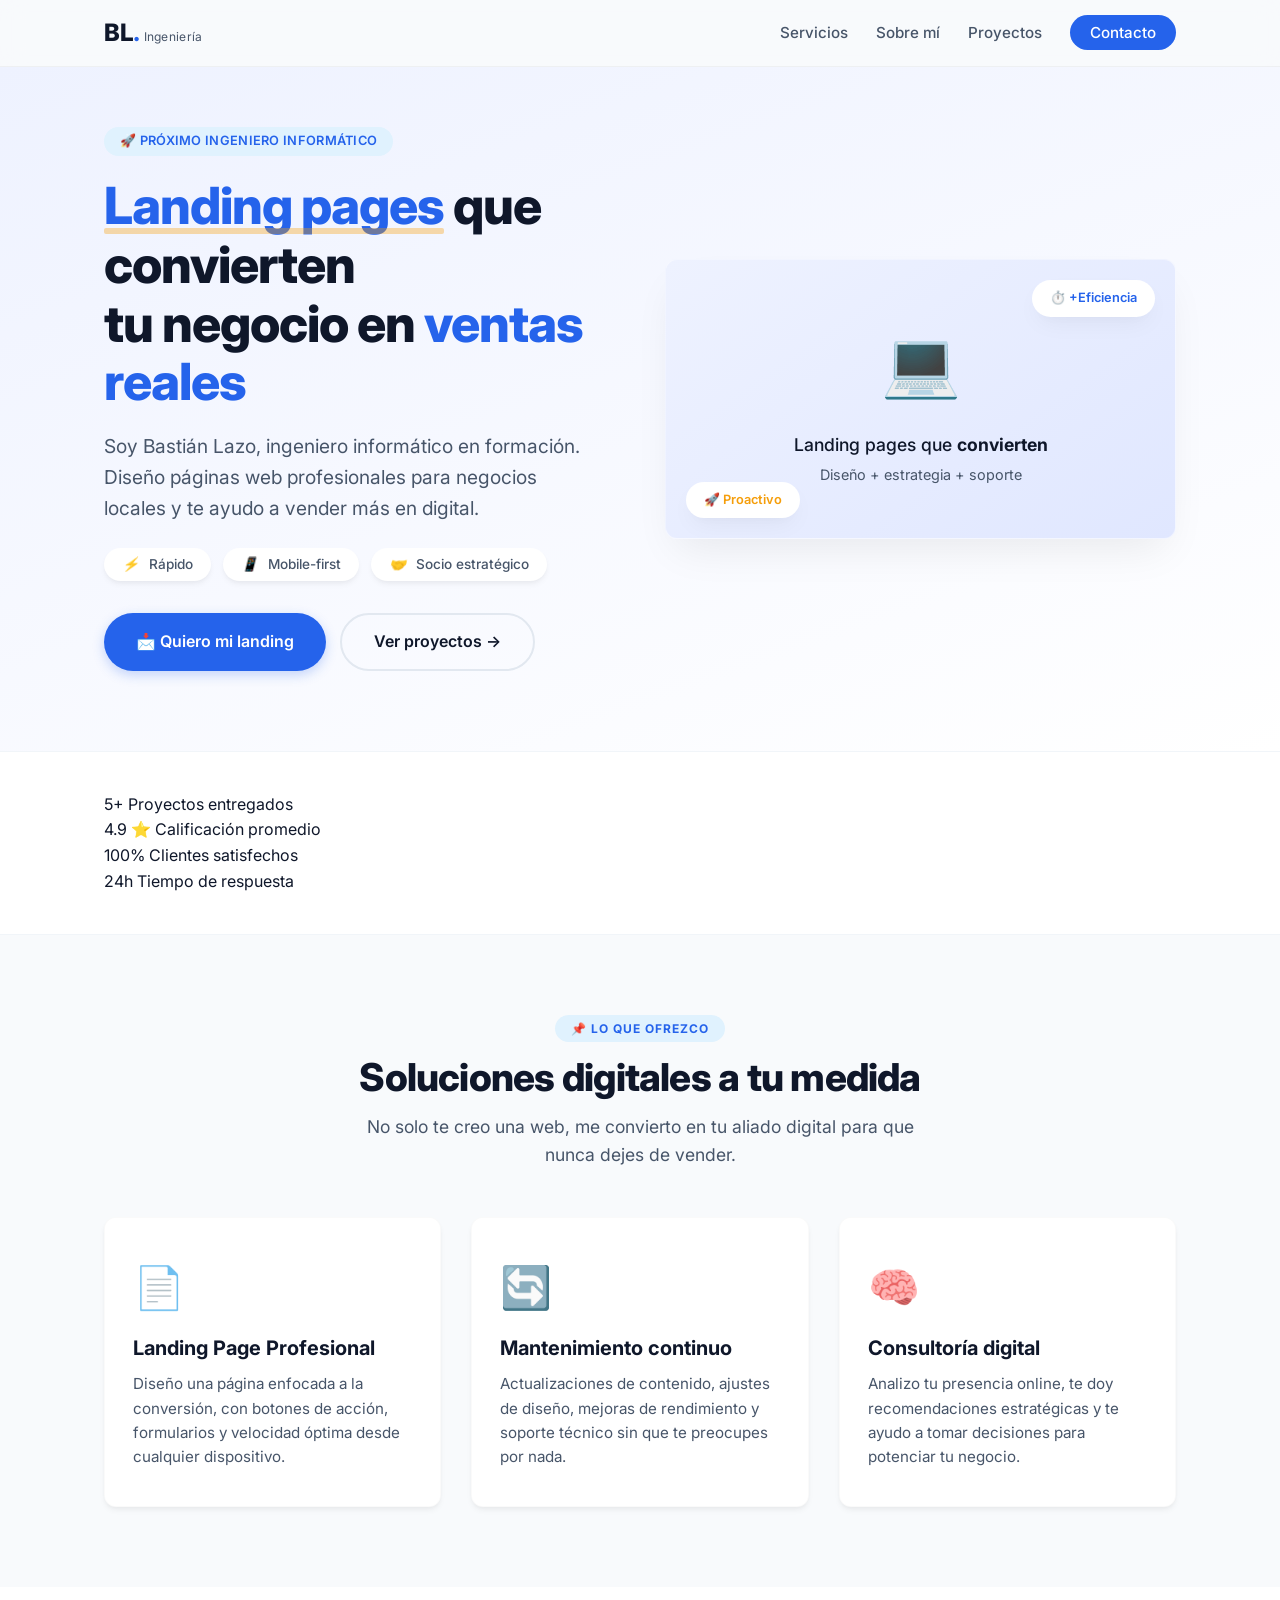
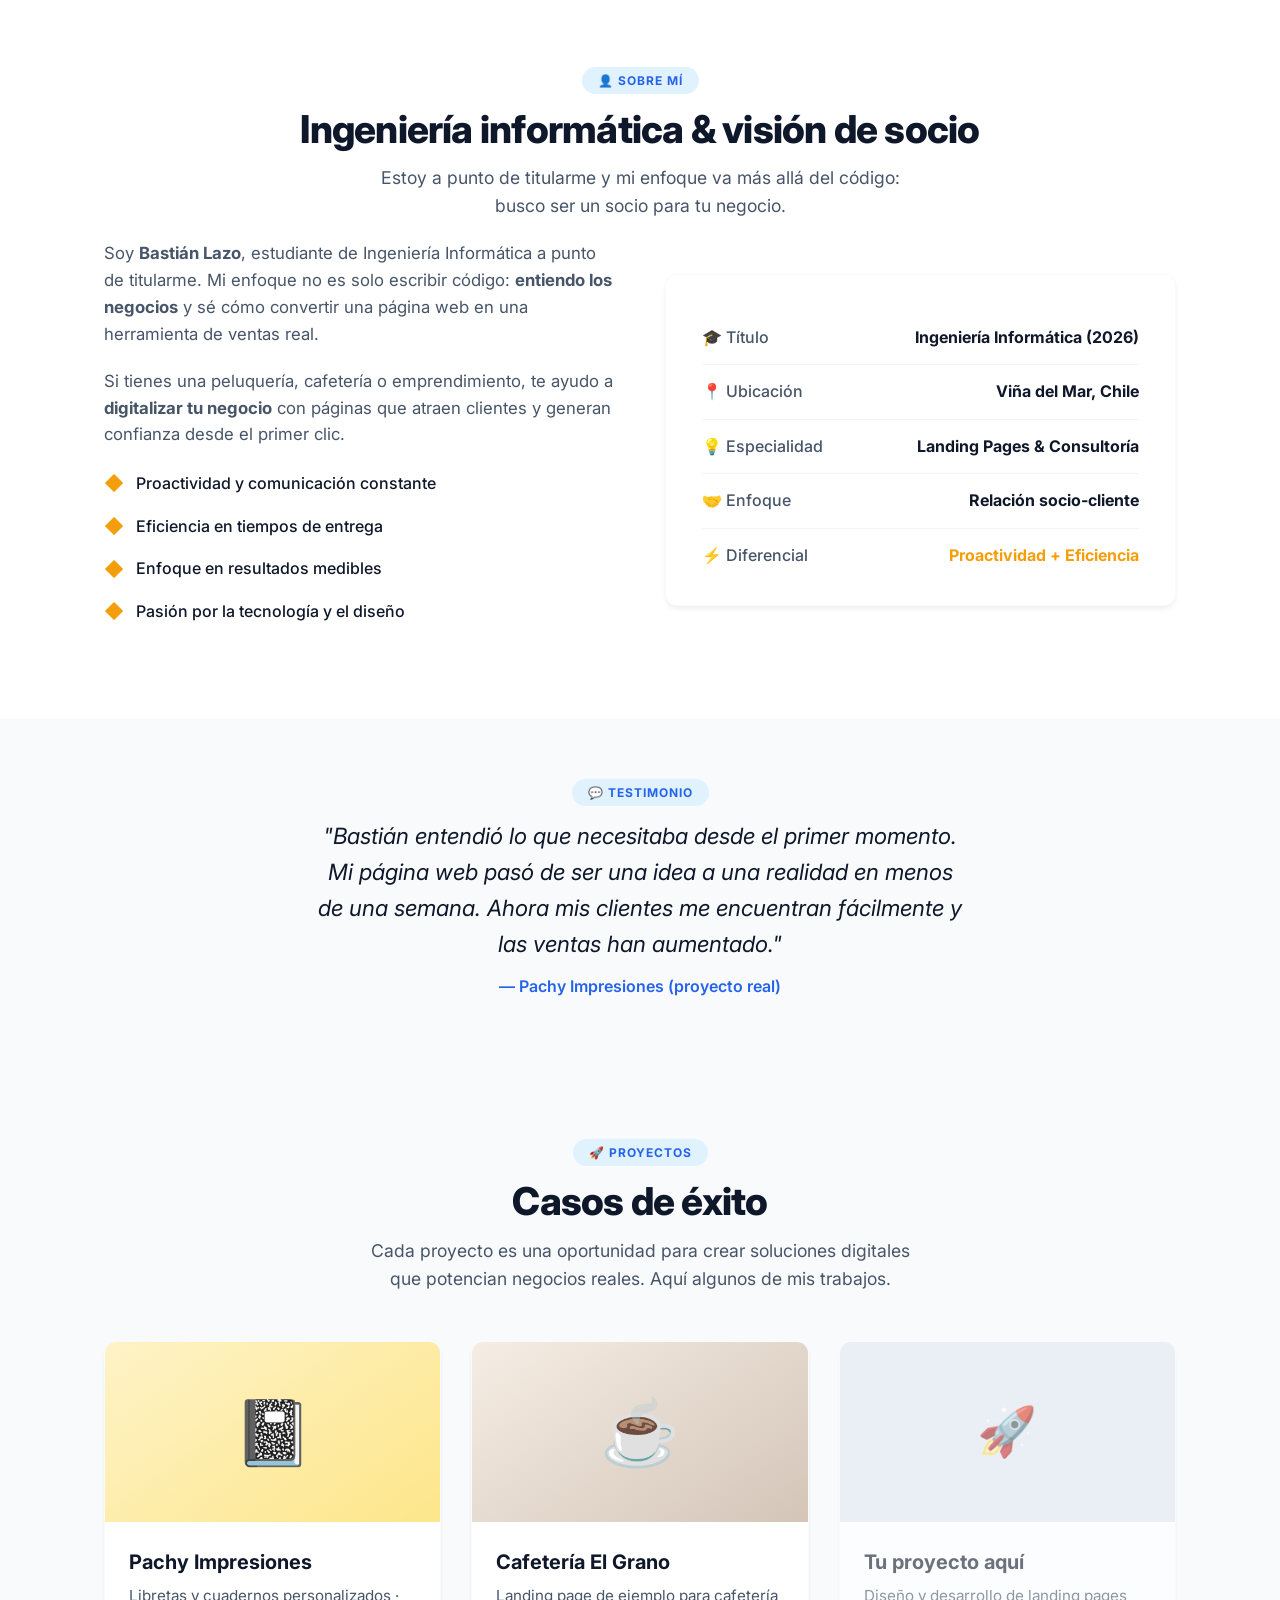
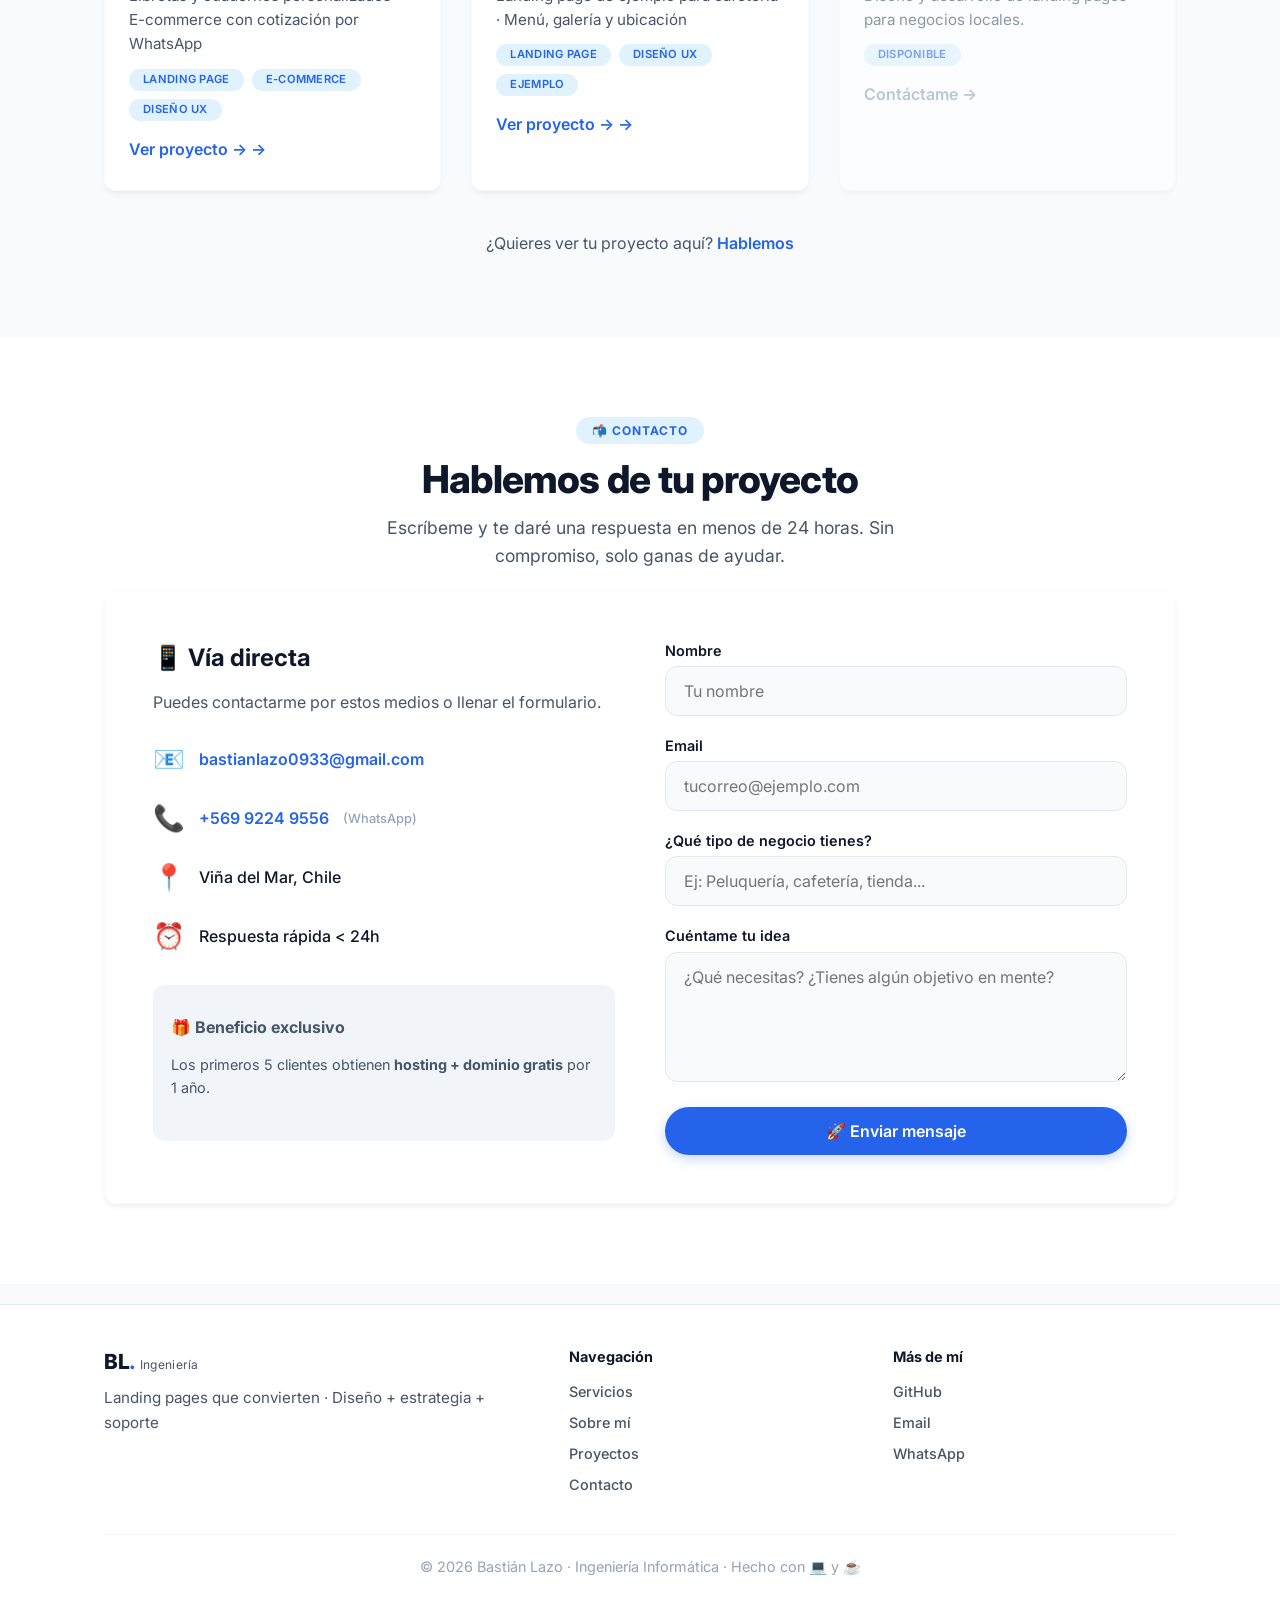
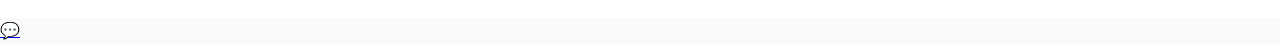
<file: index.html>
<!DOCTYPE html>
<html lang="es">
<head>
    <meta charset="UTF-8" />
    <meta name="viewport" content="width=device-width, initial-scale=1.0" />
    <title>Bastián Lazo · Landing Pages & Consultoría Digital</title>
    <meta name="description" content="Landing pages profesionales para negocios. Diseño, desarrollo y consultoría digital para peluquerías, cafeterías y emprendimientos." />

    <!-- Open Graph / Redes Sociales -->
    <meta property="og:title" content="Bastián Lazo · Landing Pages que Convierten" />
    <meta property="og:description" content="Diseño landing pages profesionales para negocios locales. ¡Hablemos de tu proyecto!" />
    <meta property="og:url" content="https://bastianlazo.github.io/portfolio/" />
    <meta property="og:type" content="website" />
    <meta property="og:image" content="https://bastianlazo.github.io/portfolio/og-image.jpg" />

    <!-- Twitter Card -->
    <meta name="twitter:card" content="summary_large_image" />
    <meta name="twitter:title" content="Bastián Lazo · Landing Pages que Convierten" />
    <meta name="twitter:description" content="Diseño landing pages profesionales para negocios locales. ¡Hablemos de tu proyecto!" />

    <link rel="preconnect" href="https://fonts.googleapis.com" />
    <link rel="preconnect" href="https://fonts.gstatic.com" crossorigin />
    <link href="https://fonts.googleapis.com/css2?family=Inter:opsz,wght@14..32,300;14..32,400;14..32,600;14..32,700;14..32,800&display=swap" rel="stylesheet" />
    <link rel="stylesheet" href="style.css" />
</head>
<body>

    <!-- ===== HEADER ===== -->
    <header>
        <div class="container header-inner">
            <div class="logo">
                BL<span>.</span><small>Ingeniería</small>
            </div>
            <button class="hamburger" id="hamburger" aria-label="Abrir menú">
                <span></span><span></span><span></span>
            </button>
            <ul class="nav-links" id="navLinks">
                <li><a href="#servicios">Servicios</a></li>
                <li><a href="#sobre-mi">Sobre mí</a></li>
                <li><a href="#proyectos">Proyectos</a></li>
                <li><a href="#contacto" class="nav-cta">Contacto</a></li>
            </ul>
        </div>
    </header>

    <!-- ===== HERO ===== -->
    <section class="hero">
        <div class="container hero-grid">
            <div class="hero-content">
                <span class="hero-tag">🚀 Próximo Ingeniero Informático</span>
                <h1>
                    <span class="highlight">Landing pages</span> que convierten<br />
                    tu negocio en <span class="highlight">ventas reales</span>
                </h1>
                <p class="hero-sub">
                    Soy Bastián Lazo, ingeniero informático en formación. Diseño páginas web
                    profesionales para negocios locales y te ayudo a vender más en digital.
                </p>
                <div class="hero-badges">
                    <span><i>⚡</i> Rápido</span>
                    <span><i>📱</i> Mobile-first</span>
                    <span><i>🤝</i> Socio estratégico</span>
                </div>
                <div class="hero-actions">
                    <a href="#contacto" class="btn btn-primary">📩 Quiero mi landing</a>
                    <a href="#proyectos" class="btn btn-outline">Ver proyectos →</a>
                </div>
            </div>
            <div class="hero-visual">
                <span class="floating-badge top-right">⏱️ +Eficiencia</span>
                <span class="floating-badge bottom-left">🚀 Proactivo</span>
                <div class="emoji-big">💻</div>
                <p>Landing pages que <strong>convierten</strong></p>
                <div class="sub">Diseño + estrategia + soporte</div>
            </div>
        </div>
    </section>

    <!-- ===== MÉTRICAS (NUEVO) ===== -->
    <section style="background-color: #FFFFFF; padding: 40px 0; border-top: 1px solid #F1F5F9; border-bottom: 1px solid #F1F5F9;">
        <div class="container">
            <div class="metrics-grid">
                <div class="metric">
                    <span class="metric-number">5+</span>
                    <span class="metric-label">Proyectos entregados</span>
                </div>
                <div class="metric">
                    <span class="metric-number">4.9</span>
                    <span class="metric-label">⭐ Calificación promedio</span>
                </div>
                <div class="metric">
                    <span class="metric-number">100%</span>
                    <span class="metric-label">Clientes satisfechos</span>
                </div>
                <div class="metric">
                    <span class="metric-number">24h</span>
                    <span class="metric-label">Tiempo de respuesta</span>
                </div>
            </div>
        </div>
    </section>

    <!-- ===== SERVICIOS ===== -->
    <section id="servicios">
        <div class="container">
            <div class="text-center">
                <span class="section-label">📌 Lo que ofrezco</span>
                <h2 class="section-title">Soluciones digitales a tu medida</h2>
                <p class="section-sub mx-auto">
                    No solo te creo una web, me convierto en tu aliado digital para
                    que nunca dejes de vender.
                </p>
            </div>
            <div class="services-grid">
                <div class="service-card">
                    <span class="icon">📄</span>
                    <h3>Landing Page Profesional</h3>
                    <p>
                        Diseño una página enfocada a la conversión, con botones de acción,
                        formularios y velocidad óptima desde cualquier dispositivo.
                    </p>
                </div>
                <div class="service-card">
                    <span class="icon">🔄</span>
                    <h3>Mantenimiento continuo</h3>
                    <p>
                        Actualizaciones de contenido, ajustes de diseño, mejoras de
                        rendimiento y soporte técnico sin que te preocupes por nada.
                    </p>
                </div>
                <div class="service-card">
                    <span class="icon">🧠</span>
                    <h3>Consultoría digital</h3>
                    <p>
                        Analizo tu presencia online, te doy recomendaciones estratégicas
                        y te ayudo a tomar decisiones para potenciar tu negocio.
                    </p>
                </div>
            </div>
        </div>
    </section>

    <!-- ===== SOBRE MÍ (MEJORADO) ===== -->
    <section id="sobre-mi" style="background-color: #FFFFFF;">
        <div class="container">
            <div class="text-center">
                <span class="section-label">👤 Sobre mí</span>
                <h2 class="section-title">Ingeniería informática &amp; visión de socio</h2>
                <p class="section-sub mx-auto">
                    Estoy a punto de titularme y mi enfoque va más allá del código:
                    busco ser un socio para tu negocio.
                </p>
            </div>
            <div class="about-grid">
                <div class="about-text">
                    <p>
                        Soy <strong>Bastián Lazo</strong>, estudiante de Ingeniería Informática
                        a punto de titularme. Mi enfoque no es solo escribir código:
                        <strong>entiendo los negocios</strong> y sé cómo convertir una página web
                        en una herramienta de ventas real.
                    </p>
                    <p>
                        Si tienes una peluquería, cafetería o emprendimiento, te ayudo a
                        <strong>digitalizar tu negocio</strong> con páginas que atraen clientes
                        y generan confianza desde el primer clic.
                    </p>
                    <ul class="highlight-list">
                        <li>Proactividad y comunicación constante</li>
                        <li>Eficiencia en tiempos de entrega</li>
                        <li>Enfoque en resultados medibles</li>
                        <li>Pasión por la tecnología y el diseño</li>
                    </ul>
                </div>
                <div class="about-visual">
                    <div class="stat">
                        <span class="stat-label">🎓 Título</span>
                        <span class="stat-value">Ingeniería Informática (2026)</span>
                    </div>
                    <div class="stat">
                        <span class="stat-label">📍 Ubicación</span>
                        <span class="stat-value">Viña del Mar, Chile</span>
                    </div>
                    <div class="stat">
                        <span class="stat-label">💡 Especialidad</span>
                        <span class="stat-value">Landing Pages &amp; Consultoría</span>
                    </div>
                    <div class="stat">
                        <span class="stat-label">🤝 Enfoque</span>
                        <span class="stat-value">Relación socio-cliente</span>
                    </div>
                    <div class="stat" style="border-bottom: none; padding-bottom: 0;">
                        <span class="stat-label">⚡ Diferencial</span>
                        <span class="stat-value" style="color: var(--color-accent);">Proactividad + Eficiencia</span>
                    </div>
                </div>
            </div>
        </div>
    </section>

    <!-- ===== TESTIMONIO (NUEVO) ===== -->
    <section style="background-color: var(--color-bg); padding: 60px 0;">
        <div class="container" style="text-align: center; max-width: 700px;">
            <span class="section-label">💬 Testimonio</span>
            <blockquote style="font-size: 1.4rem; font-weight: 400; font-style: italic; color: var(--color-text); line-height: 1.6;">
                "Bastián entendió lo que necesitaba desde el primer momento.
                Mi página web pasó de ser una idea a una realidad en menos de una semana.
                Ahora mis clientes me encuentran fácilmente y las ventas han aumentado."
            </blockquote>
            <cite style="font-weight: 600; color: var(--color-primary); font-style: normal; display: block; margin-top: 12px;">
                — Pachy Impresiones (proyecto real)
            </cite>
        </div>
    </section>

    <!-- ===== PROYECTOS ===== -->
    <section id="proyectos">
        <div class="container">
            <div class="text-center">
                <span class="section-label">🚀 Proyectos</span>
                <h2 class="section-title">Casos de éxito</h2>
                <p class="section-sub mx-auto">
                    Cada proyecto es una oportunidad para crear soluciones digitales que
                    potencian negocios reales. Aquí algunos de mis trabajos.
                </p>
            </div>

            <div class="projects-grid">
                <!-- Proyecto 1: Pachy Impresiones -->
                <a href="https://bastianlazo.github.io/Pachy-Impresiones/"
                   target="_blank"
                   class="project-card"
                   style="text-decoration: none; color: inherit;">
                    <div class="project-thumb" style="background: linear-gradient(145deg, #FEF3C7, #FDE68A);">
                        <span style="font-size: 4rem;">📓</span>
                    </div>
                    <div class="project-info">
                        <h3>Pachy Impresiones</h3>
                        <p>Libretas y cuadernos personalizados · E-commerce con cotización por WhatsApp</p>
                        <div class="project-tags">
                            <span>Landing Page</span>
                            <span>E-commerce</span>
                            <span>Diseño UX</span>
                        </div>
                        <span class="project-link">Ver proyecto →</span>
                    </div>
                </a>

                <!-- Proyecto 2: Cafetería El Grano -->
                <a href="Ejemplos/Cafeteria/index.html"
                   target="_blank"
                   class="project-card"
                   style="text-decoration: none; color: inherit;">
                    <div class="project-thumb" style="background: linear-gradient(145deg, #F5EDE4, #D4C5B8);">
                        <span style="font-size: 4rem;">☕</span>
                    </div>
                    <div class="project-info">
                        <h3>Cafetería El Grano</h3>
                        <p>Landing page de ejemplo para cafetería · Menú, galería y ubicación</p>
                        <div class="project-tags">
                            <span>Landing Page</span>
                            <span>Diseño UX</span>
                            <span>Ejemplo</span>
                        </div>
                        <span class="project-link">Ver proyecto →</span>
                    </div>
                </a>

                <!-- Proyecto 3: Placeholder -->
                <div class="project-card project-placeholder">
                    <div class="project-thumb" style="background: #E2E8F0; display: flex; align-items: center; justify-content: center; font-size: 3rem; color: #94A3B8;">
                        🚀
                    </div>
                    <div class="project-info">
                        <h3>Tu proyecto aquí</h3>
                        <p>Diseño y desarrollo de landing pages para negocios locales.</p>
                        <div class="project-tags">
                            <span>Disponible</span>
                        </div>
                        <span class="project-link" style="color: var(--color-light-gray);">Contáctame</span>
                    </div>
                </div>
            </div>

            <p style="text-align:center; margin-top: 40px; color: var(--color-gray);">
                ¿Quieres ver tu proyecto aquí?
                <a href="#contacto" style="color: var(--color-primary); font-weight:600; text-decoration:none;">Hablemos</a>
            </p>
        </div>
    </section>

    <!-- ===== CONTACTO ===== -->
    <section id="contacto" style="background-color: #FFFFFF;">
        <div class="container">
            <div class="text-center">
                <span class="section-label">📬 Contacto</span>
                <h2 class="section-title">Hablemos de tu proyecto</h2>
                <p class="section-sub mx-auto">
                    Escríbeme y te daré una respuesta en menos de 24 horas. Sin
                    compromiso, solo ganas de ayudar.
                </p>
            </div>
            <div class="contact-wrapper">
                <div class="contact-info">
                    <h3>📱 Vía directa</h3>
                    <p>Puedes contactarme por estos medios o llenar el formulario.</p>
                    <div class="detail">
                        <span class="emoji">📧</span>
                        <a href="mailto:bastianlazo0933@gmail.com">bastianlazo0933@gmail.com</a>
                    </div>
                    <div class="detail">
                        <span class="emoji">📞</span>
                        <a href="https://wa.me/56992249556" target="_blank">+569 9224 9556</a>
                        <span style="font-size:0.8rem; color: var(--color-light-gray);">(WhatsApp)</span>
                    </div>
                    <div class="detail">
                        <span class="emoji">📍</span>
                        Viña del Mar, Chile
                    </div>
                    <div class="detail">
                        <span class="emoji">⏰</span>
                        Respuesta rápida &lt; 24h
                    </div>
                    <div style="margin-top: 28px; background: #F1F5F9; padding: 18px; border-radius: var(--radius);">
                        <p style="font-weight:700; margin-bottom:4px;">🎁 Beneficio exclusivo</p>
                        <p style="color: var(--color-gray); font-size:0.9rem;">
                            Los primeros 5 clientes obtienen <strong>hosting + dominio gratis</strong> por 1 año.
                        </p>
                    </div>
                </div>
                <form class="contact-form" action="https://formsubmit.co/bastianlazo0933@gmail.com" method="POST">
                    <input type="hidden" name="_subject" value="Nuevo contacto desde tu landing" />
                    <input type="hidden" name="_captcha" value="false" />
                    <input type="hidden" name="_next" value="https://bastianlazo.github.io/portfolio/gracias.html" />

                    <label for="nombre">Nombre</label>
                    <input type="text" name="nombre" id="nombre" placeholder="Tu nombre" required />

                    <label for="email">Email</label>
                    <input type="email" name="email" id="email" placeholder="tucorreo@ejemplo.com" required />

                    <label for="negocio">¿Qué tipo de negocio tienes?</label>
                    <input type="text" name="negocio" id="negocio" placeholder="Ej: Peluquería, cafetería, tienda..." />

                    <label for="mensaje">Cuéntame tu idea</label>
                    <textarea name="mensaje" id="mensaje" placeholder="¿Qué necesitas? ¿Tienes algún objetivo en mente?" required></textarea>

                    <button type="submit" class="btn btn-primary">🚀 Enviar mensaje</button>
                </form>
            </div>
        </div>
    </section>

    <!-- ===== FOOTER ===== -->
    <footer>
        <div class="container">
            <div class="footer-grid">
                <div class="footer-brand">
                    <div class="logo" style="margin-bottom:8px; font-size:1.3rem;">
                        BL<span>.</span><small>Ingeniería</small>
                    </div>
                    <p>Landing pages que convierten · Diseño + estrategia + soporte</p>
                </div>
                <div class="footer-links">
                    <h4>Navegación</h4>
                    <a href="#servicios">Servicios</a>
                    <a href="#sobre-mi">Sobre mí</a>
                    <a href="#proyectos">Proyectos</a>
                    <a href="#contacto">Contacto</a>
                </div>
                <div class="footer-links">
                    <h4>Más de mí</h4>
                    <a href="https://github.com/BastianLazo" target="_blank">GitHub</a>
                    <a href="mailto:bastianlazo0933@gmail.com">Email</a>
                    <a href="https://wa.me/56992249556" target="_blank">WhatsApp</a>
                </div>
            </div>
            <div class="footer-bottom">
                <p>&copy; 2026 Bastián Lazo · Ingeniería Informática · Hecho con 💻 y ☕</p>
            </div>
        </div>
    </footer>

    <!-- ===== BOTÓN FLOTANTE DE WHATSAPP (NUEVO) ===== -->
    <a href="https://wa.me/56992249556?text=Hola%20Bastián%2C%20vi%20tu%20portafolio%20y%20me%20interesa%20una%20landing%20page"
       target="_blank"
       class="whatsapp-float"
       aria-label="Contactar por WhatsApp">
        💬
    </a>

    <script src="script.js" defer></script>
</body>
</html>
</file>
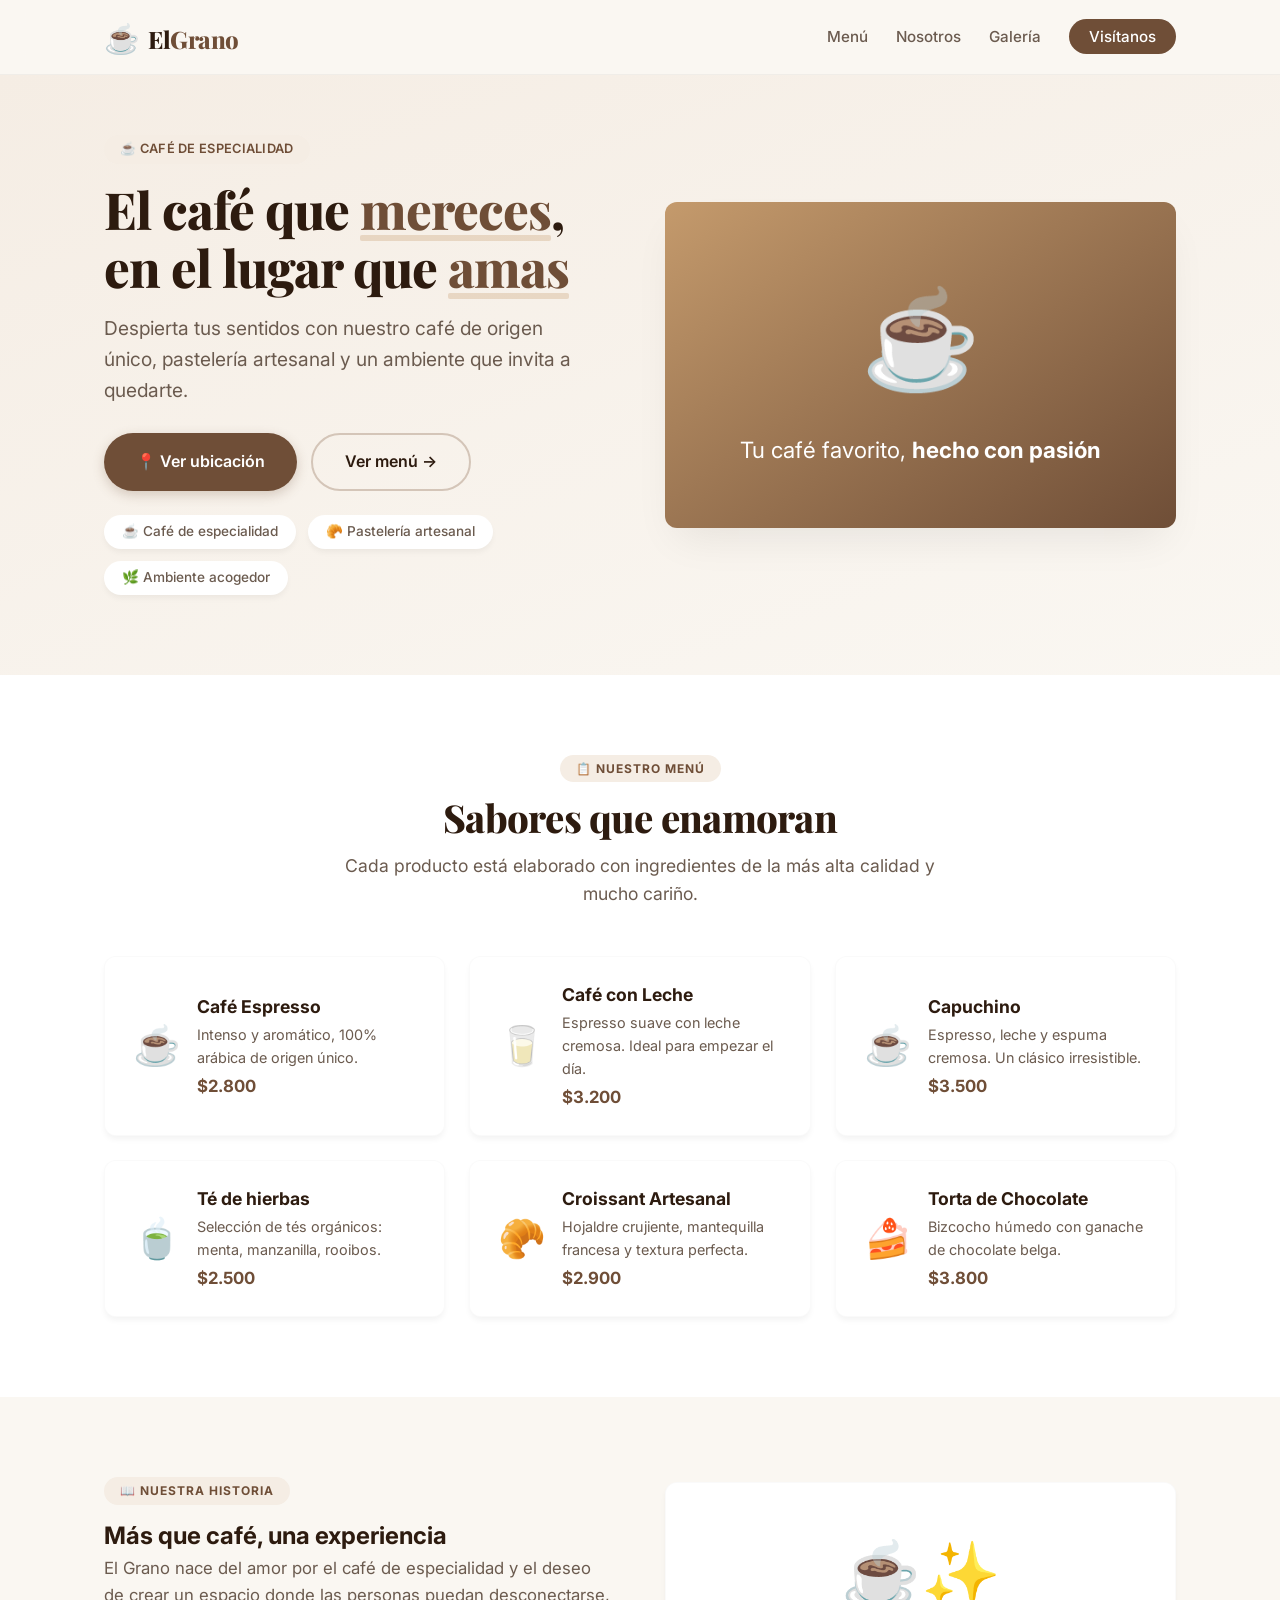
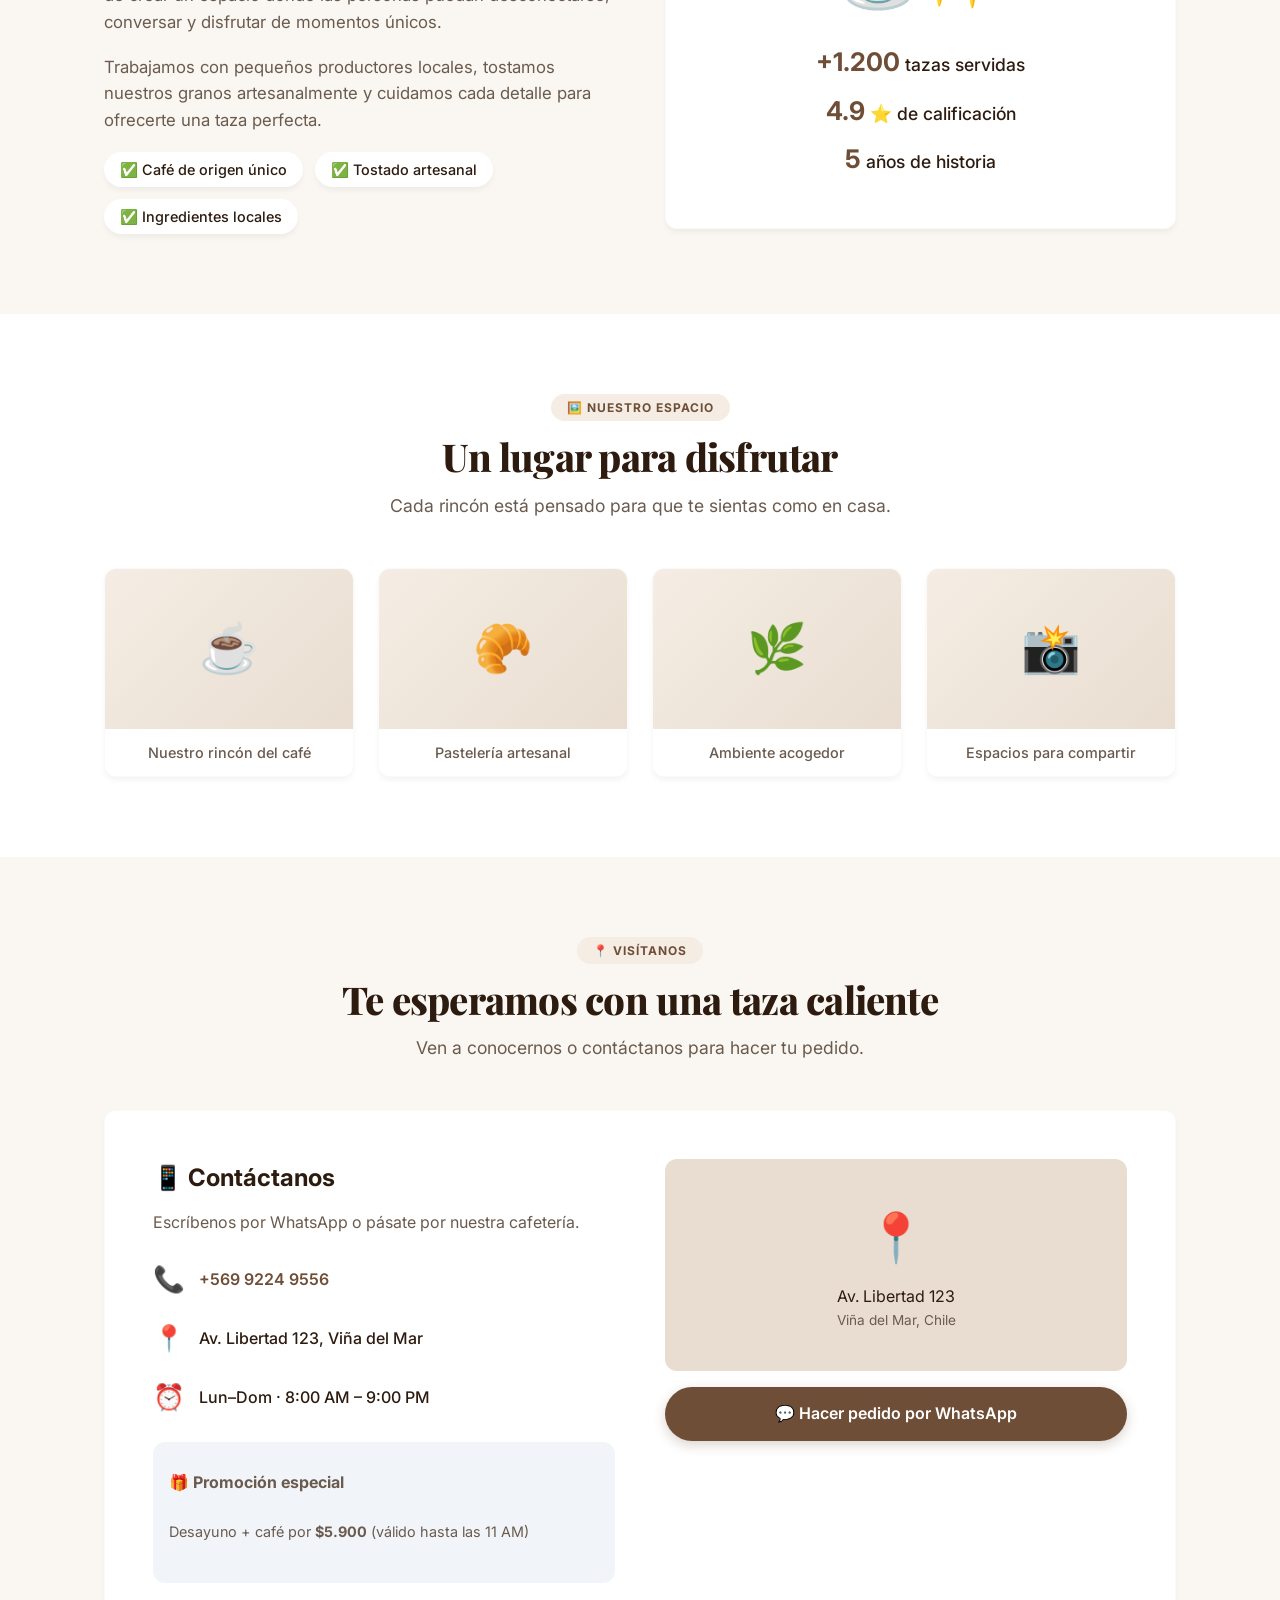
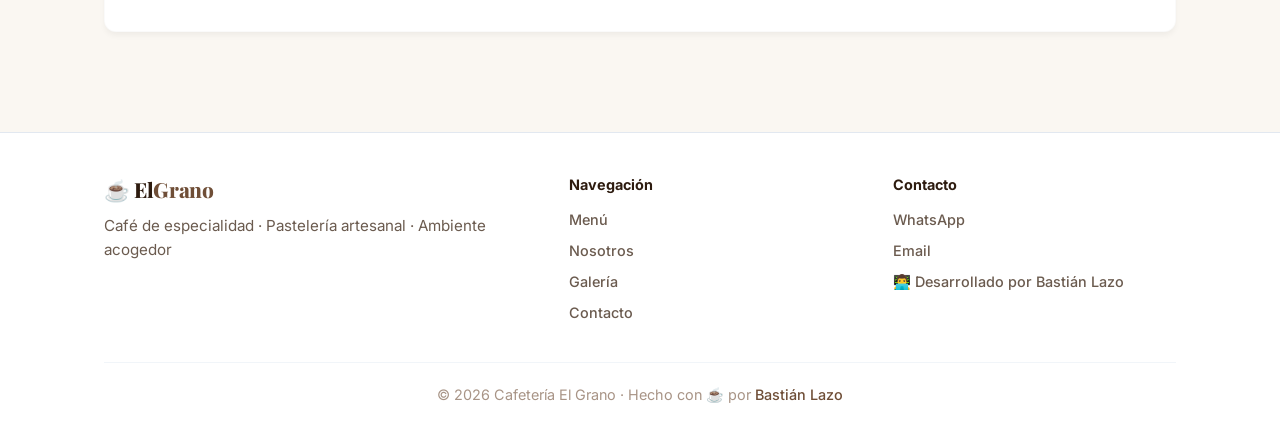
<file: Ejemplos/Cafeteria/index.html>
<!DOCTYPE html>
<html lang="es">
<head>
    <meta charset="UTF-8" />
    <meta name="viewport" content="width=device-width, initial-scale=1.0" />
    <title>Cafetería El Grano · Café y más</title>
    <meta name="description" content="Cafetería El Grano: el mejor café de especialidad en un ambiente acogedor. Desayunos, brunch y pastelería artesanal." />
    <link rel="preconnect" href="https://fonts.googleapis.com" />
    <link rel="preconnect" href="https://fonts.gstatic.com" crossorigin />
    <link href="https://fonts.googleapis.com/css2?family=Inter:opsz,wght@14..32,300;14..32,400;14..32,600;14..32,700;14..32,800&family=Playfair+Display:ital,wght@0,400;0,700;1,700&display=swap" rel="stylesheet" />
    <link rel="stylesheet" href="style.css" />
</head>
<body>

    <!-- ===== HEADER ===== -->
    <header>
        <div class="container header-inner">
            <div class="logo">
                <span class="logo-icon">☕</span> El<span>Grano</span>
            </div>
            <button class="hamburger" id="hamburger" aria-label="Abrir menú">
                <span></span><span></span><span></span>
            </button>
            <ul class="nav-links" id="navLinks">
                <li><a href="#menu">Menú</a></li>
                <li><a href="#nosotros">Nosotros</a></li>
                <li><a href="#galeria">Galería</a></li>
                <li><a href="#contacto" class="nav-cta">Visítanos</a></li>
            </ul>
        </div>
    </header>

    <!-- ===== HERO ===== -->
    <section class="hero">
        <div class="container hero-grid">
            <div class="hero-content">
                <span class="hero-tag">☕ Café de especialidad</span>
                <h1>El café que <span class="highlight">mereces</span>, en el lugar que <span class="highlight">amas</span></h1>
                <p class="hero-sub">
                    Despierta tus sentidos con nuestro café de origen único, pastelería artesanal y un ambiente que invita a quedarte.
                </p>
                <div class="hero-actions">
                    <a href="#contacto" class="btn btn-primary">📍 Ver ubicación</a>
                    <a href="#menu" class="btn btn-outline">Ver menú →</a>
                </div>
                <div class="hero-badges">
                    <span>☕ Café de especialidad</span>
                    <span>🥐 Pastelería artesanal</span>
                    <span>🌿 Ambiente acogedor</span>
                </div>
            </div>
            <div class="hero-visual">
                <div class="hero-image-placeholder">
                    <span>☕</span>
                    <p>Tu café favorito, <strong>hecho con pasión</strong></p>
                </div>
            </div>
        </div>
    </section>

    <!-- ===== MENÚ ===== -->
    <section id="menu" style="background-color: #FFFFFF;">
        <div class="container">
            <div class="section-header">
                <span class="section-label">📋 Nuestro menú</span>
                <h2 class="section-title">Sabores que enamoran</h2>
                <p class="section-sub">Cada producto está elaborado con ingredientes de la más alta calidad y mucho cariño.</p>
            </div>

            <div class="menu-grid">
                <!-- Café -->
                <div class="menu-card">
                    <div class="menu-icon">☕</div>
                    <div class="menu-info">
                        <h3>Café Espresso</h3>
                        <p>Intenso y aromático, 100% arábica de origen único.</p>
                        <span class="menu-price">$2.800</span>
                    </div>
                </div>

                <!-- Café con leche -->
                <div class="menu-card">
                    <div class="menu-icon">🥛</div>
                    <div class="menu-info">
                        <h3>Café con Leche</h3>
                        <p>Espresso suave con leche cremosa. Ideal para empezar el día.</p>
                        <span class="menu-price">$3.200</span>
                    </div>
                </div>

                <!-- Capuchino -->
                <div class="menu-card">
                    <div class="menu-icon">☕</div>
                    <div class="menu-info">
                        <h3>Capuchino</h3>
                        <p>Espresso, leche y espuma cremosa. Un clásico irresistible.</p>
                        <span class="menu-price">$3.500</span>
                    </div>
                </div>

                <!-- Té -->
                <div class="menu-card">
                    <div class="menu-icon">🍵</div>
                    <div class="menu-info">
                        <h3>Té de hierbas</h3>
                        <p>Selección de tés orgánicos: menta, manzanilla, rooibos.</p>
                        <span class="menu-price">$2.500</span>
                    </div>
                </div>

                <!-- Croissant -->
                <div class="menu-card">
                    <div class="menu-icon">🥐</div>
                    <div class="menu-info">
                        <h3>Croissant Artesanal</h3>
                        <p>Hojaldre crujiente, mantequilla francesa y textura perfecta.</p>
                        <span class="menu-price">$2.900</span>
                    </div>
                </div>

                <!-- Torta -->
                <div class="menu-card">
                    <div class="menu-icon">🍰</div>
                    <div class="menu-info">
                        <h3>Torta de Chocolate</h3>
                        <p>Bizcocho húmedo con ganache de chocolate belga.</p>
                        <span class="menu-price">$3.800</span>
                    </div>
                </div>
            </div>
        </div>
    </section>

    <!-- ===== SOBRE NOSOTROS ===== -->
    <section id="nosotros">
        <div class="container about-wrapper">
            <div class="about-text">
                <span class="section-label">📖 Nuestra historia</span>
                <h2>Más que café, una experiencia</h2>
                <p>
                    El Grano nace del amor por el café de especialidad y el deseo de
                    crear un espacio donde las personas puedan desconectarse, conversar
                    y disfrutar de momentos únicos.
                </p>
                <p>
                    Trabajamos con pequeños productores locales, tostamos nuestros
                    granos artesanalmente y cuidamos cada detalle para ofrecerte
                    una taza perfecta.
                </p>
                <div class="about-features">
                    <span>✅ Café de origen único</span>
                    <span>✅ Tostado artesanal</span>
                    <span>✅ Ingredientes locales</span>
                </div>
            </div>
            <div class="about-visual">
                <div class="about-icon">☕✨</div>
                <p><strong>+1.200</strong> tazas servidas</p>
                <p><strong>4.9</strong> ⭐ de calificación</p>
                <p><strong>5</strong> años de historia</p>
            </div>
        </div>
    </section>

    <!-- ===== GALERÍA ===== -->
    <section id="galeria" style="background-color: #FFFFFF;">
        <div class="container">
            <div class="section-header">
                <span class="section-label">🖼️ Nuestro espacio</span>
                <h2 class="section-title">Un lugar para disfrutar</h2>
                <p class="section-sub">Cada rincón está pensado para que te sientas como en casa.</p>
            </div>
            <div class="gallery-grid">
                <div class="gallery-item">
                    <div class="gallery-placeholder">☕</div>
                    <p>Nuestro rincón del café</p>
                </div>
                <div class="gallery-item">
                    <div class="gallery-placeholder">🥐</div>
                    <p>Pastelería artesanal</p>
                </div>
                <div class="gallery-item">
                    <div class="gallery-placeholder">🌿</div>
                    <p>Ambiente acogedor</p>
                </div>
                <div class="gallery-item">
                    <div class="gallery-placeholder">📸</div>
                    <p>Espacios para compartir</p>
                </div>
            </div>
        </div>
    </section>

    <!-- ===== CONTACTO / UBICACIÓN ===== -->
    <section id="contacto">
        <div class="container">
            <div class="section-header">
                <span class="section-label">📍 Visítanos</span>
                <h2 class="section-title">Te esperamos con una taza caliente</h2>
                <p class="section-sub">Ven a conocernos o contáctanos para hacer tu pedido.</p>
            </div>
            <div class="contact-wrapper">
                <div class="contact-info">
                    <h3>📱 Contáctanos</h3>
                    <p>Escríbenos por WhatsApp o pásate por nuestra cafetería.</p>
                    <div class="detail">
                        <span class="emoji">📞</span>
                        <a href="https://wa.me/56992249556" target="_blank">+569 9224 9556</a>
                    </div>
                    <div class="detail">
                        <span class="emoji">📍</span>
                        Av. Libertad 123, Viña del Mar
                    </div>
                    <div class="detail">
                        <span class="emoji">⏰</span>
                        Lun–Dom · 8:00 AM – 9:00 PM
                    </div>
                    <div style="margin-top: 24px; background: #F1F5F9; padding: 16px; border-radius: var(--radius);">
                        <p style="font-weight:700;">🎁 Promoción especial</p>
                        <p style="color: var(--color-gray); font-size:0.9rem;">
                            Desayuno + café por <strong>$5.900</strong> (válido hasta las 11 AM)
                        </p>
                    </div>
                </div>
                <div class="contact-map">
                    <div class="map-placeholder">
                        <span>📍</span>
                        <p>Av. Libertad 123</p>
                        <p style="font-size:0.85rem; color: var(--color-gray);">Viña del Mar, Chile</p>
                    </div>
                    <a href="https://wa.me/56992249556?text=Hola%20El%20Grano%2C%20quiero%20hacer%20un%20pedido" 
                       target="_blank" class="btn btn-primary" style="width:100%; justify-content:center; margin-top:16px;">
                        💬 Hacer pedido por WhatsApp
                    </a>
                </div>
            </div>
        </div>
    </section>

    <!-- ===== FOOTER ===== -->
    <footer>
        <div class="container">
            <div class="footer-grid">
                <div class="footer-brand">
                    <div class="logo" style="margin-bottom:8px; font-size:1.3rem;">
                        ☕ El<span>Grano</span>
                    </div>
                    <p>Café de especialidad · Pastelería artesanal · Ambiente acogedor</p>
                </div>
                <div class="footer-links">
                    <h4>Navegación</h4>
                    <a href="#menu">Menú</a>
                    <a href="#nosotros">Nosotros</a>
                    <a href="#galeria">Galería</a>
                    <a href="#contacto">Contacto</a>
                </div>
                <div class="footer-links">
                    <h4>Contacto</h4>
                    <a href="https://wa.me/56992249556" target="_blank">WhatsApp</a>
                    <a href="mailto:bastianlazo0933@gmail.com">Email</a>
                    <a href="https://bastianlazo.github.io/portfolio/" target="_blank">👨‍💻 Desarrollado por Bastián Lazo</a>
                </div>
            </div>
            <div class="footer-bottom">
                <p>&copy; 2026 Cafetería El Grano · Hecho con ☕ por 
                    <a href="https://bastianlazo.github.io/portfolio/" target="_blank">Bastián Lazo</a>
                </p>
            </div>
        </div>
    </footer>

    <script src="script.js" defer></script>
</body>
</html>
</file>
<file: style.css>
/* ===== RESET & BASE ===== */
*,
*::before,
*::after {
    margin: 0;
    padding: 0;
    box-sizing: border-box;
}

:root {
    --color-bg: #F8FAFC;
    --color-text: #0F172A;
    --color-gray: #475569;
    --color-light-gray: #94A3B8;
    --color-primary: #2563EB;
    --color-primary-dark: #1D4ED8;
    --color-accent: #F59E0B;
    --color-white: #FFFFFF;
    --shadow-sm: 0 4px 6px -1px rgba(0, 0, 0, 0.05), 0 2px 4px -1px rgba(0, 0, 0, 0.03);
    --shadow-md: 0 10px 25px -5px rgba(0, 0, 0, 0.05), 0 8px 10px -6px rgba(0, 0, 0, 0.02);
    --shadow-lg: 0 20px 40px -12px rgba(0, 0, 0, 0.08);
    --radius: 12px;
    --radius-full: 9999px;
    --transition: 0.3s cubic-bezier(0.4, 0, 0.2, 1);
    --font: 'Inter', -apple-system, BlinkMacSystemFont, sans-serif;
    --max-width: 1120px;
}

html {
    scroll-behavior: smooth;
}

body {
    font-family: var(--font);
    background-color: var(--color-bg);
    color: var(--color-text);
    line-height: 1.6;
    -webkit-font-smoothing: antialiased;
}

.container {
    max-width: var(--max-width);
    margin: 0 auto;
    padding: 0 24px;
}

/* ===== HEADER ===== */
header {
    background-color: rgba(248, 250, 252, 0.85);
    backdrop-filter: blur(12px);
    -webkit-backdrop-filter: blur(12px);
    border-bottom: 1px solid rgba(0, 0, 0, 0.04);
    position: sticky;
    top: 0;
    z-index: 50;
    padding: 14px 0;
}

.header-inner {
    display: flex;
    align-items: center;
    justify-content: space-between;
}

.logo {
    font-size: 1.5rem;
    font-weight: 800;
    letter-spacing: -0.02em;
    color: var(--color-text);
}

.logo span {
    color: var(--color-primary);
}

.logo small {
    font-weight: 400;
    font-size: 0.75rem;
    color: var(--color-gray);
    letter-spacing: 0.3px;
    margin-left: 4px;
}

.nav-links {
    display: flex;
    align-items: center;
    gap: 28px;
    list-style: none;
}

.nav-links a {
    text-decoration: none;
    color: var(--color-gray);
    font-weight: 500;
    font-size: 0.95rem;
    transition: color var(--transition);
}

.nav-links a:hover {
    color: var(--color-primary);
}

.nav-cta {
    background-color: var(--color-primary);
    color: #fff !important;
    padding: 8px 20px;
    border-radius: var(--radius-full);
    font-weight: 600;
    transition: background var(--transition), transform var(--transition);
}

.nav-cta:hover {
    background-color: var(--color-primary-dark) !important;
    transform: scale(1.02);
}

/* Hamburguesa (mobile) */
.hamburger {
    display: none;
    flex-direction: column;
    gap: 5px;
    cursor: pointer;
    background: none;
    border: none;
    padding: 6px;
}

.hamburger span {
    display: block;
    width: 26px;
    height: 2.5px;
    background-color: var(--color-text);
    border-radius: 2px;
    transition: var(--transition);
}

.hamburger.active span:nth-child(1) {
    transform: rotate(45deg) translate(5px, 5px);
}
.hamburger.active span:nth-child(2) {
    opacity: 0;
}
.hamburger.active span:nth-child(3) {
    transform: rotate(-45deg) translate(5px, -5px);
}

/* ===== HERO ===== */
.hero {
    padding: 60px 0 80px 0;
    background: linear-gradient(160deg, #EEF2FF 0%, #FFFFFF 100%);
}

.hero-grid {
    display: grid;
    grid-template-columns: 1fr 1fr;
    gap: 50px;
    align-items: center;
}

.hero-content h1 {
    font-size: 3.2rem;
    font-weight: 800;
    line-height: 1.15;
    letter-spacing: -0.02em;
    color: var(--color-text);
}

.hero-content h1 .highlight {
    color: var(--color-primary);
    position: relative;
}

.hero-content h1 .highlight::after {
    content: '';
    position: absolute;
    bottom: 2px;
    left: 0;
    width: 100%;
    height: 6px;
    background-color: var(--color-accent);
    opacity: 0.35;
    border-radius: 2px;
}

.hero-sub {
    font-size: 1.2rem;
    color: var(--color-gray);
    margin-top: 20px;
    max-width: 480px;
}

.hero-tag {
    display: inline-block;
    background-color: #E0F2FE;
    color: var(--color-primary);
    font-weight: 600;
    font-size: 0.8rem;
    padding: 4px 16px;
    border-radius: var(--radius-full);
    letter-spacing: 0.3px;
    margin-bottom: 20px;
    text-transform: uppercase;
}

.hero-badges {
    display: flex;
    flex-wrap: wrap;
    gap: 12px;
    margin-top: 24px;
}

.hero-badges span {
    background-color: var(--color-white);
    padding: 6px 18px;
    border-radius: var(--radius-full);
    font-size: 0.85rem;
    font-weight: 500;
    box-shadow: var(--shadow-sm);
    color: var(--color-gray);
}

.hero-badges span i {
    color: var(--color-accent);
    margin-right: 6px;
}

.hero-actions {
    display: flex;
    flex-wrap: wrap;
    gap: 14px;
    margin-top: 32px;
}

.btn {
    display: inline-flex;
    align-items: center;
    gap: 8px;
    padding: 14px 32px;
    border-radius: var(--radius-full);
    font-weight: 600;
    font-size: 1rem;
    text-decoration: none;
    transition: all var(--transition);
    border: none;
    cursor: pointer;
    font-family: var(--font);
}

.btn-primary {
    background-color: var(--color-primary);
    color: #fff;
    box-shadow: 0 4px 12px rgba(37, 99, 235, 0.25);
}

.btn-primary:hover {
    background-color: var(--color-primary-dark);
    transform: translateY(-2px);
    box-shadow: 0 8px 20px rgba(37, 99, 235, 0.3);
}

.btn-outline {
    background-color: transparent;
    color: var(--color-text);
    border: 2px solid #E2E8F0;
}

.btn-outline:hover {
    border-color: var(--color-primary);
    color: var(--color-primary);
    transform: translateY(-2px);
}

.hero-visual {
    background: linear-gradient(145deg, #EEF2FF, #E0E7FF);
    border-radius: var(--radius);
    padding: 40px 30px;
    text-align: center;
    box-shadow: var(--shadow-lg);
    min-height: 280px;
    display: flex;
    flex-direction: column;
    justify-content: center;
    align-items: center;
    border: 1px solid rgba(255, 255, 255, 0.5);
    position: relative;
    overflow: hidden;
}

.hero-visual .emoji-big {
    font-size: 4rem;
    margin-bottom: 16px;
}

.hero-visual p {
    font-weight: 500;
    color: var(--color-text);
    font-size: 1.1rem;
}

.hero-visual .sub {
    font-weight: 400;
    color: var(--color-gray);
    font-size: 0.9rem;
    margin-top: 4px;
}

.hero-visual .floating-badge {
    position: absolute;
    background: var(--color-white);
    padding: 8px 18px;
    border-radius: var(--radius-full);
    font-weight: 600;
    font-size: 0.8rem;
    box-shadow: var(--shadow-md);
    display: flex;
    align-items: center;
    gap: 6px;
    animation: floatBadge 3s ease-in-out infinite;
}

.floating-badge.top-right {
    top: 20px;
    right: 20px;
    color: var(--color-primary);
    animation-delay: 0s;
}

.floating-badge.bottom-left {
    bottom: 20px;
    left: 20px;
    color: var(--color-accent);
    animation-delay: 1.5s;
}

@keyframes floatBadge {
    0%, 100% { transform: translateY(0); }
    50% { transform: translateY(-6px); }
}

/* ===== SECTION COMÚN ===== */
section {
    padding: 80px 0;
}

.section-label {
    display: inline-block;
    font-weight: 700;
    font-size: 0.75rem;
    text-transform: uppercase;
    letter-spacing: 1px;
    color: var(--color-primary);
    background: #E0F2FE;
    padding: 4px 16px;
    border-radius: var(--radius-full);
    margin-bottom: 12px;
}

.section-title {
    font-size: 2.4rem;
    font-weight: 800;
    letter-spacing: -0.02em;
    line-height: 1.2;
}

.section-sub {
    color: var(--color-gray);
    font-size: 1.1rem;
    max-width: 560px;
    margin-top: 12px;
}

.text-center {
    text-align: center;
}

.mx-auto {
    margin-left: auto;
    margin-right: auto;
}

/* ===== SERVICIOS ===== */
.services-grid {
    display: grid;
    grid-template-columns: repeat(3, 1fr);
    gap: 30px;
    margin-top: 48px;
}

.service-card {
    background: var(--color-white);
    padding: 36px 28px;
    border-radius: var(--radius);
    box-shadow: var(--shadow-sm);
    transition: all var(--transition);
    border: 1px solid rgba(0, 0, 0, 0.02);
    position: relative;
    overflow: hidden;
}

.service-card::before {
    content: '';
    position: absolute;
    top: 0;
    left: 0;
    right: 0;
    height: 3px;
    background: linear-gradient(90deg, var(--color-primary), var(--color-accent));
    transform: scaleX(0);
    transform-origin: left;
    transition: transform var(--transition);
}

.service-card:hover::before {
    transform: scaleX(1);
}

.service-card:hover {
    transform: translateY(-6px);
    box-shadow: var(--shadow-lg);
}

.service-card .icon {
    font-size: 2.6rem;
    margin-bottom: 12px;
    display: block;
    transition: transform var(--transition);
}

.service-card:hover .icon {
    transform: scale(1.1) rotate(-3deg);
}

.service-card h3 {
    font-size: 1.25rem;
    font-weight: 700;
    margin-bottom: 8px;
}

.service-card p {
    color: var(--color-gray);
    font-size: 0.95rem;
}

/* ===== SOBRE MÍ ===== */
.about-grid {
    display: grid;
    grid-template-columns: 1fr 1fr;
    gap: 50px;
    align-items: center;
    margin-top: 20px;
}

.about-text p {
    color: var(--color-gray);
    font-size: 1.05rem;
    margin-bottom: 20px;
}

.about-text .highlight-list {
    list-style: none;
    margin-top: 16px;
}

.about-text .highlight-list li {
    display: flex;
    align-items: center;
    gap: 12px;
    font-weight: 500;
    margin-bottom: 12px;
    opacity: 0;
    animation: fadeInUp 0.5s ease forwards;
}

.about-text .highlight-list li:nth-child(1) { animation-delay: 0.1s; }
.about-text .highlight-list li:nth-child(2) { animation-delay: 0.2s; }
.about-text .highlight-list li:nth-child(3) { animation-delay: 0.3s; }
.about-text .highlight-list li:nth-child(4) { animation-delay: 0.4s; }

@keyframes fadeInUp {
    from {
        opacity: 0;
        transform: translateY(12px);
    }
    to {
        opacity: 1;
        transform: translateY(0);
    }
}

.about-text .highlight-list li::before {
    content: '◆';
    color: var(--color-accent);
    font-size: 1.2rem;
}

.about-visual {
    background: var(--color-white);
    border-radius: var(--radius);
    padding: 36px;
    box-shadow: var(--shadow-sm);
    border: 1px solid rgba(0, 0, 0, 0.02);
}

.about-visual .stat {
    display: flex;
    justify-content: space-between;
    padding: 14px 0;
    border-bottom: 1px solid #F1F5F9;
}

.about-visual .stat:last-child {
    border-bottom: 0;
}

.about-visual .stat-label {
    color: var(--color-gray);
    font-weight: 500;
}

.about-visual .stat-value {
    font-weight: 700;
    color: var(--color-text);
}

/* ===== PROYECTOS ===== */
.projects-grid {
    display: grid;
    grid-template-columns: repeat(3, 1fr);
    gap: 30px;
    margin-top: 48px;
}

.project-card {
    background: var(--color-white);
    border-radius: var(--radius);
    overflow: hidden;
    box-shadow: var(--shadow-sm);
    transition: all var(--transition);
    border: 1px solid rgba(0, 0, 0, 0.02);
    cursor: pointer;
    position: relative;
}

.project-card:hover {
    transform: translateY(-8px);
    box-shadow: var(--shadow-lg);
}

.project-card::after {
    content: '';
    position: absolute;
    top: 0;
    left: 0;
    right: 0;
    height: 3px;
    background: linear-gradient(90deg, var(--color-primary), var(--color-accent));
    transform: scaleX(0);
    transform-origin: left;
    transition: transform var(--transition);
}

.project-card:hover::after {
    transform: scaleX(1);
}

.project-card.project-placeholder {
    opacity: 0.6;
    cursor: default;
}

.project-card.project-placeholder:hover {
    transform: none;
    box-shadow: var(--shadow-sm);
}

.project-card.project-placeholder::after {
    display: none;
}

.project-thumb {
    height: 180px;
    display: flex;
    align-items: center;
    justify-content: center;
    background: #F1F5F9;
}

.project-info {
    padding: 24px 24px 28px;
}

.project-info h3 {
    font-size: 1.25rem;
    font-weight: 700;
    margin-bottom: 6px;
}

.project-info p {
    color: var(--color-gray);
    font-size: 0.95rem;
    margin-bottom: 12px;
}

.project-tags {
    display: flex;
    flex-wrap: wrap;
    gap: 8px;
    margin-bottom: 16px;
}

.project-tags span {
    background: #E0F2FE;
    color: var(--color-primary);
    font-weight: 600;
    font-size: 0.7rem;
    padding: 2px 14px;
    border-radius: var(--radius-full);
    text-transform: uppercase;
    letter-spacing: 0.3px;
}

.project-link {
    font-weight: 600;
    color: var(--color-primary);
    transition: color var(--transition);
    display: inline-flex;
    align-items: center;
    gap: 4px;
}

.project-link::after {
    content: '→';
    transition: transform var(--transition);
}

.project-card:hover .project-link::after {
    transform: translateX(4px);
}

/* ===== CONTACTO ===== */
.contact-wrapper {
    display: grid;
    grid-template-columns: 1fr 1fr;
    gap: 50px;
    background: var(--color-white);
    border-radius: var(--radius);
    padding: 48px;
    box-shadow: var(--shadow-sm);
    border: 1px solid rgba(0, 0, 0, 0.02);
    margin-top: 20px;
}

.contact-info h3 {
    font-size: 1.5rem;
    font-weight: 700;
}

.contact-info p {
    color: var(--color-gray);
    margin: 12px 0 24px;
}

.contact-info .detail {
    display: flex;
    align-items: center;
    gap: 14px;
    margin-bottom: 18px;
    color: var(--color-text);
    font-weight: 500;
}

.contact-info .detail .emoji {
    font-size: 1.6rem;
}

.contact-info .detail a {
    color: var(--color-primary);
    text-decoration: none;
    font-weight: 600;
}

.contact-info .detail a:hover {
    text-decoration: underline;
}

.contact-form label {
    display: block;
    font-weight: 600;
    font-size: 0.9rem;
    margin-bottom: 4px;
    color: var(--color-text);
}

.contact-form input,
.contact-form textarea {
    width: 100%;
    padding: 14px 18px;
    margin-bottom: 18px;
    border: 1.5px solid #E2E8F0;
    border-radius: var(--radius);
    font-family: var(--font);
    font-size: 1rem;
    transition: var(--transition);
    background: var(--color-bg);
}

.contact-form input:focus,
.contact-form textarea:focus {
    outline: none;
    border-color: var(--color-primary);
    box-shadow: 0 0 0 4px rgba(37, 99, 235, 0.08);
}

.contact-form textarea {
    min-height: 130px;
    resize: vertical;
}

.contact-form .btn {
    width: 100%;
    justify-content: center;
}

/* ===== FOOTER ===== */
footer {
    padding: 40px 0;
    border-top: 1px solid #E2E8F0;
    margin-top: 20px;
    background: var(--color-white);
}

.footer-grid {
    display: grid;
    grid-template-columns: 1.5fr 1fr 1fr;
    gap: 40px;
    margin-bottom: 30px;
}

.footer-brand p {
    color: var(--color-gray);
    font-size: 0.95rem;
}

.footer-links h4 {
    font-weight: 700;
    font-size: 0.9rem;
    margin-bottom: 12px;
    color: var(--color-text);
}

.footer-links a {
    display: block;
    color: var(--color-gray);
    text-decoration: none;
    font-weight: 500;
    font-size: 0.9rem;
    margin-bottom: 8px;
    transition: color var(--transition);
}

.footer-links a:hover {
    color: var(--color-primary);
}

.footer-bottom {
    border-top: 1px solid #F1F5F9;
    padding-top: 20px;
    text-align: center;
    color: var(--color-light-gray);
    font-size: 0.9rem;
}

.footer-bottom a {
    color: var(--color-primary);
    text-decoration: none;
    font-weight: 500;
}

/* ===== RESPONSIVE ===== */
@media (max-width: 992px) {
    .hero-grid {
        grid-template-columns: 1fr;
        gap: 30px;
        text-align: center;
    }

    .hero-content h1 {
        font-size: 2.6rem;
    }

    .hero-sub {
        margin-left: auto;
        margin-right: auto;
    }

    .hero-actions {
        justify-content: center;
    }

    .hero-badges {
        justify-content: center;
    }

    .services-grid {
        grid-template-columns: 1fr 1fr;
    }

    .about-grid {
        grid-template-columns: 1fr;
    }

    .projects-grid {
        grid-template-columns: repeat(2, 1fr);
    }

    .contact-wrapper {
        grid-template-columns: 1fr;
        padding: 32px;
    }

    .footer-grid {
        grid-template-columns: 1fr 1fr;
        gap: 30px;
    }
}

@media (max-width: 768px) {
    .nav-links {
        position: fixed;
        top: 72px;
        left: 0;
        right: 0;
        background: var(--color-white);
        flex-direction: column;
        padding: 32px 24px;
        gap: 18px;
        box-shadow: var(--shadow-lg);
        border-bottom: 1px solid #E2E8F0;
        transform: translateY(-120%);
        transition: transform 0.3s ease;
        opacity: 0;
        pointer-events: none;
    }

    .nav-links.open {
        transform: translateY(0);
        opacity: 1;
        pointer-events: all;
    }

    .hamburger {
        display: flex;
    }

    .hero-content h1 {
        font-size: 2.2rem;
    }

    .services-grid {
        grid-template-columns: 1fr;
    }

    .projects-grid {
        grid-template-columns: 1fr;
        max-width: 420px;
        margin-left: auto;
        margin-right: auto;
    }

    .section-title {
        font-size: 2rem;
    }

    .contact-wrapper {
        padding: 24px;
    }

    .hero-visual .floating-badge {
        display: none;
    }

    .footer-grid {
        grid-template-columns: 1fr;
        text-align: center;
    }
}

@media (max-width: 480px) {
    .hero-content h1 {
        font-size: 1.9rem;
    }

    .btn {
        padding: 12px 24px;
        font-size: 0.9rem;
    }

    .container {
        padding: 0 16px;
    }

    section {
        padding: 60px 0;
    }
}
</file>
<file: Ejemplos/Cafeteria/style.css>
/* ===== RESET & VARIABLES ===== */
*,
*::before,
*::after {
    margin: 0;
    padding: 0;
    box-sizing: border-box;
}

:root {
    --color-bg: #FAF7F2;
    --color-text: #2D1B0F;
    --color-gray: #6B5B4F;
    --color-light-gray: #A89486;
    --color-primary: #6F4E37;
    --color-primary-dark: #4A3226;
    --color-secondary: #C49A6C;
    --color-secondary-light: #F5EDE4;
    --color-accent: #D4A373;
    --color-white: #FFFFFF;
    --shadow-sm: 0 4px 6px -1px rgba(0, 0, 0, 0.05);
    --shadow-md: 0 10px 25px -5px rgba(0, 0, 0, 0.05);
    --shadow-lg: 0 20px 40px -12px rgba(0, 0, 0, 0.08);
    --radius: 12px;
    --radius-full: 9999px;
    --transition: 0.3s cubic-bezier(0.4, 0, 0.2, 1);
    --font: 'Inter', -apple-system, BlinkMacSystemFont, sans-serif;
    --font-serif: 'Playfair Display', serif;
    --max-width: 1120px;
}

html {
    scroll-behavior: smooth;
}

body {
    font-family: var(--font);
    background-color: var(--color-bg);
    color: var(--color-text);
    line-height: 1.6;
    -webkit-font-smoothing: antialiased;
}

.container {
    max-width: var(--max-width);
    margin: 0 auto;
    padding: 0 24px;
}

/* ===== HEADER ===== */
header {
    background-color: rgba(250, 247, 242, 0.92);
    backdrop-filter: blur(12px);
    -webkit-backdrop-filter: blur(12px);
    border-bottom: 1px solid rgba(0, 0, 0, 0.04);
    position: sticky;
    top: 0;
    z-index: 50;
    padding: 14px 0;
}

.header-inner {
    display: flex;
    align-items: center;
    justify-content: space-between;
}

.logo {
    font-size: 1.5rem;
    font-weight: 800;
    letter-spacing: -0.02em;
    font-family: var(--font-serif);
    color: var(--color-text);
}

.logo span {
    color: var(--color-primary);
}

.logo .logo-icon {
    font-size: 1.8rem;
    margin-right: 4px;
}

.nav-links {
    display: flex;
    align-items: center;
    gap: 28px;
    list-style: none;
}

.nav-links a {
    text-decoration: none;
    color: var(--color-gray);
    font-weight: 500;
    font-size: 0.95rem;
    transition: color var(--transition);
}

.nav-links a:hover {
    color: var(--color-primary);
}

.nav-cta {
    background-color: var(--color-primary);
    color: #fff !important;
    padding: 8px 20px;
    border-radius: var(--radius-full);
    font-weight: 600;
    transition: background var(--transition), transform var(--transition);
}

.nav-cta:hover {
    background-color: var(--color-primary-dark) !important;
    transform: scale(1.02);
}

.hamburger {
    display: none;
    flex-direction: column;
    gap: 5px;
    cursor: pointer;
    background: none;
    border: none;
    padding: 6px;
}

.hamburger span {
    display: block;
    width: 26px;
    height: 2.5px;
    background-color: var(--color-text);
    border-radius: 2px;
    transition: var(--transition);
}

.hamburger.active span:nth-child(1) {
    transform: rotate(45deg) translate(5px, 5px);
}
.hamburger.active span:nth-child(2) {
    opacity: 0;
}
.hamburger.active span:nth-child(3) {
    transform: rotate(-45deg) translate(5px, -5px);
}

/* ===== HERO ===== */
.hero {
    padding: 60px 0 80px 0;
    background: linear-gradient(160deg, #F5EDE4 0%, #FAF7F2 100%);
}

.hero-grid {
    display: grid;
    grid-template-columns: 1fr 1fr;
    gap: 50px;
    align-items: center;
}

.hero-content h1 {
    font-size: 3.2rem;
    font-weight: 800;
    line-height: 1.15;
    letter-spacing: -0.02em;
    font-family: var(--font-serif);
}

.hero-content h1 .highlight {
    color: var(--color-primary);
    position: relative;
}

.hero-content h1 .highlight::after {
    content: '';
    position: absolute;
    bottom: 2px;
    left: 0;
    width: 100%;
    height: 6px;
    background-color: var(--color-secondary);
    opacity: 0.3;
    border-radius: 2px;
}

.hero-tag {
    display: inline-block;
    background-color: var(--color-secondary-light);
    color: var(--color-primary);
    font-weight: 600;
    font-size: 0.8rem;
    padding: 4px 16px;
    border-radius: var(--radius-full);
    letter-spacing: 0.3px;
    margin-bottom: 16px;
    text-transform: uppercase;
}

.hero-sub {
    font-size: 1.2rem;
    color: var(--color-gray);
    margin-top: 16px;
    max-width: 480px;
}

.hero-actions {
    display: flex;
    flex-wrap: wrap;
    gap: 14px;
    margin-top: 28px;
}

.hero-badges {
    display: flex;
    flex-wrap: wrap;
    gap: 12px;
    margin-top: 24px;
}

.hero-badges span {
    background-color: var(--color-white);
    padding: 6px 18px;
    border-radius: var(--radius-full);
    font-size: 0.85rem;
    font-weight: 500;
    box-shadow: var(--shadow-sm);
    color: var(--color-gray);
}

.hero-visual {
    display: flex;
    justify-content: center;
    align-items: center;
}

.hero-image-placeholder {
    background: linear-gradient(145deg, #C49A6C, #6F4E37);
    border-radius: var(--radius);
    padding: 60px 40px;
    text-align: center;
    min-height: 300px;
    width: 100%;
    display: flex;
    flex-direction: column;
    justify-content: center;
    align-items: center;
    box-shadow: var(--shadow-lg);
    color: white;
}

.hero-image-placeholder span {
    font-size: 6rem;
    margin-bottom: 16px;
}

.hero-image-placeholder p {
    font-size: 1.4rem;
    font-weight: 400;
}

.hero-image-placeholder strong {
    font-weight: 700;
}

/* ===== BOTONES ===== */
.btn {
    display: inline-flex;
    align-items: center;
    gap: 8px;
    padding: 14px 32px;
    border-radius: var(--radius-full);
    font-weight: 600;
    font-size: 1rem;
    text-decoration: none;
    transition: all var(--transition);
    border: none;
    cursor: pointer;
    font-family: var(--font);
}

.btn-primary {
    background-color: var(--color-primary);
    color: #fff;
    box-shadow: 0 4px 12px rgba(111, 78, 55, 0.25);
}

.btn-primary:hover {
    background-color: var(--color-primary-dark);
    transform: translateY(-2px);
    box-shadow: 0 8px 20px rgba(111, 78, 55, 0.3);
}

.btn-outline {
    background-color: transparent;
    color: var(--color-text);
    border: 2px solid #D4C5B8;
}

.btn-outline:hover {
    border-color: var(--color-primary);
    color: var(--color-primary);
    transform: translateY(-2px);
}

/* ===== SECCIONES ===== */
section {
    padding: 80px 0;
}

.section-header {
    text-align: center;
    margin-bottom: 48px;
}

.section-label {
    display: inline-block;
    font-weight: 700;
    font-size: 0.75rem;
    text-transform: uppercase;
    letter-spacing: 1px;
    color: var(--color-primary);
    background: var(--color-secondary-light);
    padding: 4px 16px;
    border-radius: var(--radius-full);
    margin-bottom: 12px;
}

.section-title {
    font-size: 2.4rem;
    font-weight: 800;
    letter-spacing: -0.02em;
    line-height: 1.2;
    font-family: var(--font-serif);
}

.section-sub {
    color: var(--color-gray);
    font-size: 1.1rem;
    max-width: 600px;
    margin: 12px auto 0;
}

/* ===== MENÚ ===== */
.menu-grid {
    display: grid;
    grid-template-columns: repeat(3, 1fr);
    gap: 24px;
}

.menu-card {
    background: var(--color-white);
    padding: 24px 28px;
    border-radius: var(--radius);
    box-shadow: var(--shadow-sm);
    display: flex;
    align-items: center;
    gap: 16px;
    transition: all var(--transition);
    border: 1px solid rgba(0, 0, 0, 0.02);
}

.menu-card:hover {
    transform: translateY(-4px);
    box-shadow: var(--shadow-md);
}

.menu-icon {
    font-size: 2.4rem;
    flex-shrink: 0;
}

.menu-info h3 {
    font-size: 1.1rem;
    font-weight: 700;
    margin-bottom: 2px;
}

.menu-info p {
    color: var(--color-gray);
    font-size: 0.9rem;
    margin-bottom: 4px;
}

.menu-price {
    font-weight: 700;
    color: var(--color-primary);
    font-size: 1.05rem;
}

/* ===== SOBRE NOSOTROS ===== */
.about-wrapper {
    display: grid;
    grid-template-columns: 1fr 1fr;
    gap: 50px;
    align-items: center;
}

.about-text p {
    color: var(--color-gray);
    font-size: 1.05rem;
    margin-bottom: 18px;
}

.about-features {
    display: flex;
    flex-wrap: wrap;
    gap: 12px;
    margin-top: 16px;
}

.about-features span {
    background: var(--color-white);
    padding: 6px 16px;
    border-radius: var(--radius-full);
    font-size: 0.9rem;
    font-weight: 500;
    box-shadow: var(--shadow-sm);
}

.about-visual {
    background: var(--color-white);
    border-radius: var(--radius);
    padding: 40px 32px;
    text-align: center;
    box-shadow: var(--shadow-sm);
    border: 1px solid rgba(0, 0, 0, 0.02);
}

.about-icon {
    font-size: 4rem;
    margin-bottom: 16px;
}

.about-visual p {
    font-size: 1.1rem;
    font-weight: 500;
    margin-bottom: 8px;
}

.about-visual strong {
    color: var(--color-primary);
    font-size: 1.6rem;
}

/* ===== GALERÍA ===== */
.gallery-grid {
    display: grid;
    grid-template-columns: repeat(4, 1fr);
    gap: 24px;
}

.gallery-item {
    background: var(--color-white);
    border-radius: var(--radius);
    overflow: hidden;
    box-shadow: var(--shadow-sm);
    text-align: center;
    border: 1px solid rgba(0, 0, 0, 0.02);
}

.gallery-placeholder {
    height: 160px;
    background: #E2E8F0;
    display: flex;
    align-items: center;
    justify-content: center;
    font-size: 3rem;
    color: var(--color-light-gray);
    background: linear-gradient(135deg, #F5EDE4, #E8DDD0);
}

.gallery-item p {
    padding: 12px 16px;
    font-weight: 500;
    font-size: 0.9rem;
    color: var(--color-gray);
}

/* ===== CONTACTO ===== */
.contact-wrapper {
    display: grid;
    grid-template-columns: 1fr 1fr;
    gap: 50px;
    background: var(--color-white);
    border-radius: var(--radius);
    padding: 48px;
    box-shadow: var(--shadow-sm);
    border: 1px solid rgba(0, 0, 0, 0.02);
    margin-top: 20px;
}

.contact-info h3 {
    font-size: 1.5rem;
    font-weight: 700;
}

.contact-info p {
    color: var(--color-gray);
    margin: 12px 0 24px;
}

.contact-info .detail {
    display: flex;
    align-items: center;
    gap: 14px;
    margin-bottom: 18px;
    color: var(--color-text);
    font-weight: 500;
}

.contact-info .detail .emoji {
    font-size: 1.6rem;
}

.contact-info .detail a {
    color: var(--color-primary);
    text-decoration: none;
    font-weight: 600;
}

.contact-info .detail a:hover {
    text-decoration: underline;
}

.contact-map .map-placeholder {
    background: #E8DDD0;
    border-radius: var(--radius);
    padding: 40px 20px;
    text-align: center;
    min-height: 200px;
    display: flex;
    flex-direction: column;
    justify-content: center;
    align-items: center;
}

.contact-map .map-placeholder span {
    font-size: 3rem;
    margin-bottom: 8px;
}

/* ===== FOOTER ===== */
footer {
    padding: 40px 0;
    border-top: 1px solid #E2E8F0;
    margin-top: 20px;
    background: var(--color-white);
}

.footer-grid {
    display: grid;
    grid-template-columns: 1.5fr 1fr 1fr;
    gap: 40px;
    margin-bottom: 30px;
}

.footer-brand p {
    color: var(--color-gray);
    font-size: 0.95rem;
}

.footer-links h4 {
    font-weight: 700;
    font-size: 0.9rem;
    margin-bottom: 12px;
    color: var(--color-text);
}

.footer-links a {
    display: block;
    color: var(--color-gray);
    text-decoration: none;
    font-weight: 500;
    font-size: 0.9rem;
    margin-bottom: 8px;
    transition: color var(--transition);
}

.footer-links a:hover {
    color: var(--color-primary);
}

.footer-bottom {
    border-top: 1px solid #F1F5F9;
    padding-top: 20px;
    text-align: center;
    color: var(--color-light-gray);
    font-size: 0.9rem;
}

.footer-bottom a {
    color: var(--color-primary);
    text-decoration: none;
    font-weight: 500;
}

/* ===== RESPONSIVE ===== */
@media (max-width: 992px) {
    .hero-grid {
        grid-template-columns: 1fr;
        gap: 30px;
        text-align: center;
    }

    .hero-content h1 {
        font-size: 2.6rem;
    }

    .hero-sub {
        margin-left: auto;
        margin-right: auto;
    }

    .hero-actions {
        justify-content: center;
    }

    .hero-badges {
        justify-content: center;
    }

    .menu-grid {
        grid-template-columns: 1fr 1fr;
    }

    .about-wrapper {
        grid-template-columns: 1fr;
    }

    .contact-wrapper {
        grid-template-columns: 1fr;
        padding: 32px;
    }

    .gallery-grid {
        grid-template-columns: repeat(2, 1fr);
    }

    .footer-grid {
        grid-template-columns: 1fr 1fr;
        gap: 30px;
    }
}

@media (max-width: 768px) {
    .nav-links {
        position: fixed;
        top: 72px;
        left: 0;
        right: 0;
        background: var(--color-white);
        flex-direction: column;
        padding: 32px 24px;
        gap: 18px;
        box-shadow: var(--shadow-lg);
        border-bottom: 1px solid #E2E8F0;
        transform: translateY(-120%);
        transition: transform 0.3s ease;
        opacity: 0;
        pointer-events: none;
    }

    .nav-links.open {
        transform: translateY(0);
        opacity: 1;
        pointer-events: all;
    }

    .hamburger {
        display: flex;
    }

    .hero-content h1 {
        font-size: 2.2rem;
    }

    .menu-grid {
        grid-template-columns: 1fr;
        max-width: 420px;
        margin-left: auto;
        margin-right: auto;
    }

    .gallery-grid {
        grid-template-columns: 1fr;
        max-width: 420px;
        margin-left: auto;
        margin-right: auto;
    }

    .section-title {
        font-size: 2rem;
    }

    .contact-wrapper {
        padding: 24px;
    }

    .footer-grid {
        grid-template-columns: 1fr;
        text-align: center;
    }
}

@media (max-width: 480px) {
    .hero-content h1 {
        font-size: 1.9rem;
    }

    .btn {
        padding: 12px 24px;
        font-size: 0.9rem;
    }

    .container {
        padding: 0 16px;
    }

    section {
        padding: 60px 0;
    }
}
</file>
